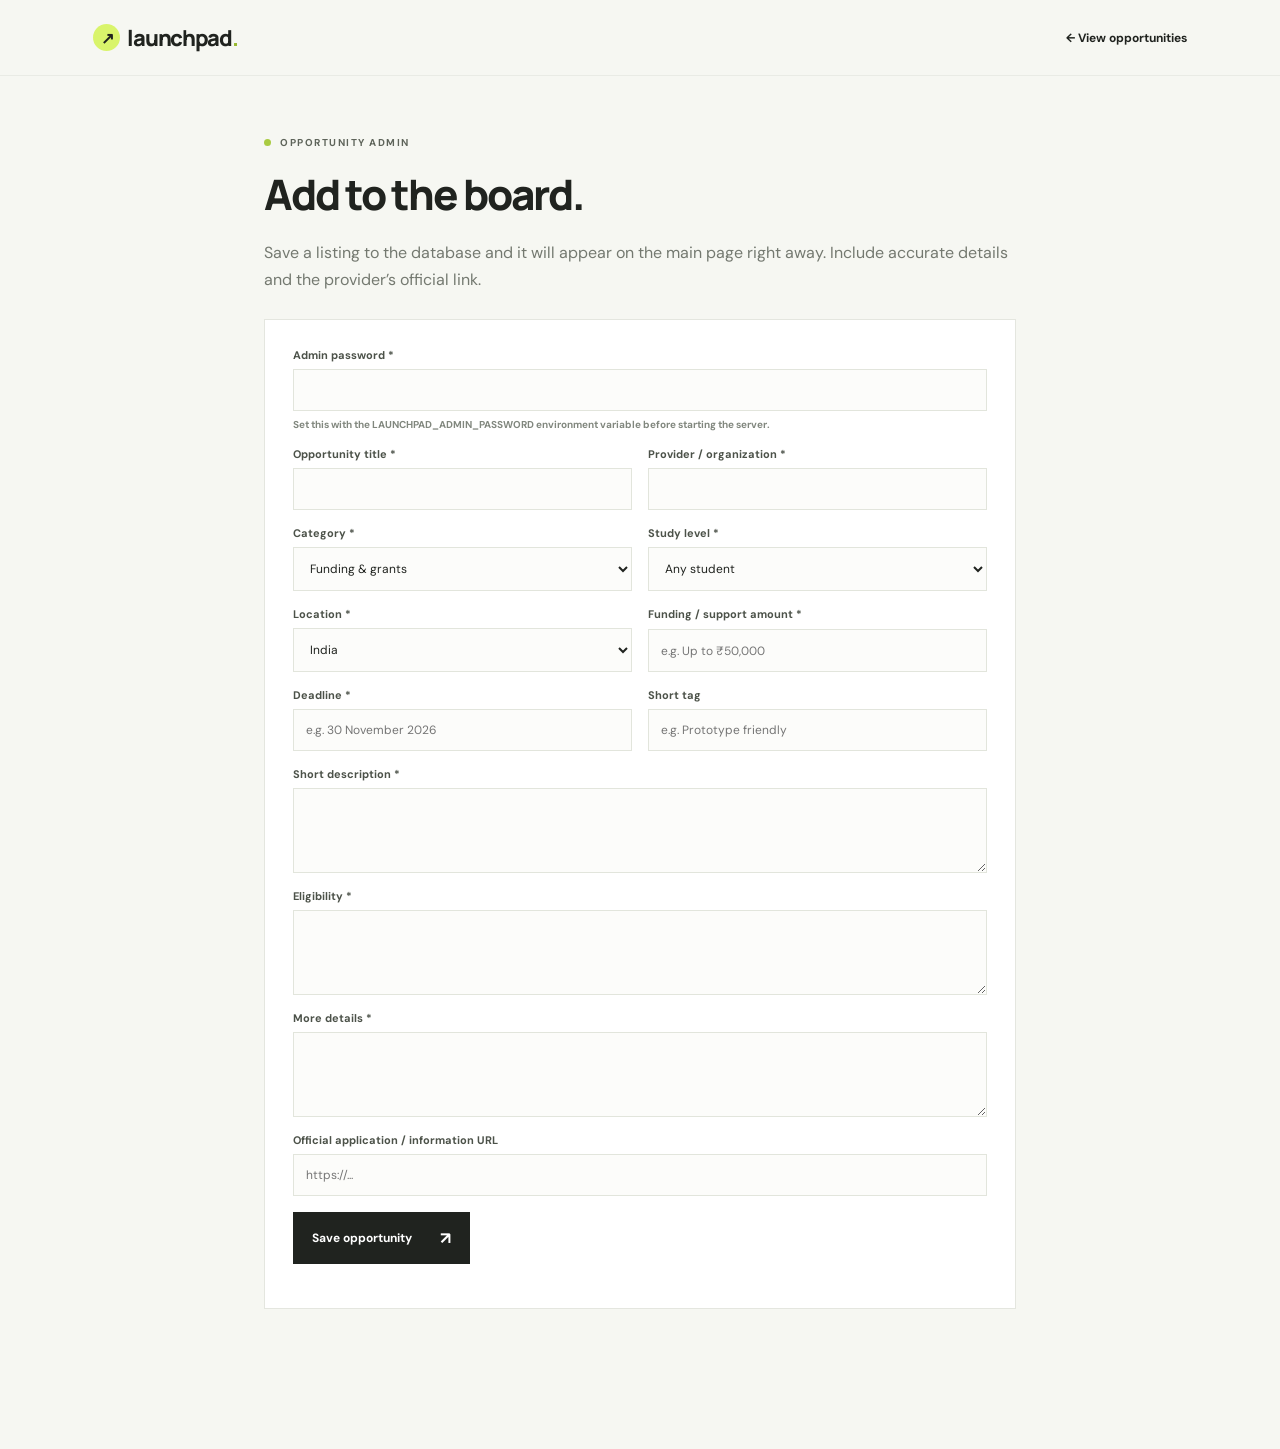
<file: admin.html>
<!doctype html>
<html lang="en">
<head><meta charset="UTF-8"/><meta name="viewport" content="width=device-width, initial-scale=1.0"/><title>Add an opportunity — Launchpad</title><link rel="preconnect" href="https://fonts.googleapis.com"/><link rel="preconnect" href="https://fonts.gstatic.com" crossorigin/><link href="https://fonts.googleapis.com/css2?family=DM+Sans:wght@400;500;600;700&family=Manrope:wght@500;600;700;800&display=swap" rel="stylesheet"/><link rel="stylesheet" href="styles.css"/><style>
.admin-main{max-width:800px;margin:60px auto;padding:0 24px 80px}.admin-main h1{font:800 42px Manrope;letter-spacing:-2px;margin:16px 0}.admin-main>p{color:#747970;line-height:1.7}.admin-form{background:#fff;padding:28px;margin-top:26px;border:1px solid #e4e6df;display:grid;grid-template-columns:1fr 1fr;gap:16px}.admin-form label{font-size:11px;font-weight:700;color:#4c5249;display:grid;gap:7px}.admin-form input,.admin-form select,.admin-form textarea{width:100%;padding:12px;border:1px solid #e2e5dc;background:#fcfcfa;font:12px 'DM Sans',sans-serif;color:#20231f}.admin-form textarea{min-height:85px;resize:vertical}.admin-form .full{grid-column:1/-1}.admin-form .button{border:0;cursor:pointer;justify-self:start}.admin-status{font-size:12px;line-height:1.6}.admin-status.error{color:#ae382d}.admin-status.success{color:#426b18}.admin-help{font-size:10px;color:#81877e}.admin-header{height:76px;padding:0 7.3%;display:flex;align-items:center;justify-content:space-between;border-bottom:1px solid #e9ebe5}.back-link{font-size:12px;font-weight:700}@media(max-width:600px){.admin-form{grid-template-columns:1fr;padding:20px}.admin-form .full{grid-column:auto}.admin-main h1{font-size:34px}.admin-main{margin-top:40px}}
</style><script src="admin.js" defer></script></head>
<body><header class="admin-header"><a class="brand" href="/"><span class="brand-mark">↗</span> launchpad<span class="brand-dot">.</span></a><a class="back-link" href="/">← View opportunities</a></header><main class="admin-main"><div class="eyebrow"><span class="eyebrow-dot"></span> OPPORTUNITY ADMIN</div><h1>Add to the board.</h1><p>Save a listing to the database and it will appear on the main page right away. Include accurate details and the provider’s official link.</p>
<form id="admin-form" class="admin-form"><label class="full">Admin password *<input id="admin-password" type="password" autocomplete="current-password" required/><span class="admin-help">Set this with the LAUNCHPAD_ADMIN_PASSWORD environment variable before starting the server.</span></label>
<label>Opportunity title *<input name="title" required maxlength="120"/></label><label>Provider / organization *<input name="provider" required maxlength="120"/></label>
<label>Category *<select name="category" required><option value="funding">Funding & grants</option><option value="startup">Build a startup</option><option value="innovation">Innovation program</option><option value="student">Student scheme</option></select></label><label>Study level *<select name="level"><option value="any">Any student</option><option value="undergraduate">Undergraduate</option><option value="postgraduate">Postgraduate</option></select></label>
<label>Location *<select name="location"><option value="india">India</option><option value="global">Global / online</option></select></label><label>Funding / support amount *<input name="amount" required placeholder="e.g. Up to ₹50,000"/></label>
<label>Deadline *<input name="deadline" required placeholder="e.g. 30 November 2026"/></label><label>Short tag<input name="tag" placeholder="e.g. Prototype friendly"/></label>
<label class="full">Short description *<textarea name="description" required maxlength="240"></textarea></label><label class="full">Eligibility *<textarea name="eligibility" required></textarea></label><label class="full">More details *<textarea name="details" required></textarea></label><label class="full">Official application / information URL<input name="url" type="url" placeholder="https://..."/></label>
<div class="full"><button class="button button-dark" type="submit">Save opportunity <span>↗</span></button></div><div id="admin-status" class="admin-status full" role="status" aria-live="polite"></div></form></main></body></html>
</file>
<file: styles.css>
:root{--ink:#20231f;--muted:#747970;--paper:#f6f7f2;--white:#fff;--green:#d9f46b;--line:#e4e6df;--lime-dark:#b5d83f;--serif:Georgia,'Times New Roman',serif}*{box-sizing:border-box}html{scroll-behavior:smooth}body{margin:0;background:var(--paper);color:var(--ink);font-family:'DM Sans',sans-serif}a{color:inherit;text-decoration:none}button,input,select{font:inherit}.topbar{height:76px;padding:0 7.3%;display:flex;align-items:center;justify-content:space-between;border-bottom:1px solid #e9ebe5;background:rgba(246,247,242,.95);position:sticky;top:0;z-index:10}.brand{font:800 22px Manrope,sans-serif;letter-spacing:-1.3px;display:flex;align-items:center;gap:7px}.brand-mark{display:grid;place-items:center;width:27px;height:27px;background:var(--green);border-radius:50%;font-size:16px}.brand-dot{color:#98b92f;margin-left:-7px}.main-nav{display:flex;gap:38px;font-size:13px;color:#747970}.main-nav a{padding:28px 0}.main-nav .active{color:var(--ink);font-weight:700;border-bottom:2px solid var(--ink)}.nav-cta{font-size:12px;font-weight:700}.nav-cta span{margin-left:12px}.menu-toggle{display:none;border:0;background:none;font-size:22px}.hero{position:relative;min-height:570px;padding:86px 10.4% 63px;display:grid;grid-template-columns:1fr 1fr;align-items:center;overflow:hidden}.hero-copy{position:relative;z-index:2}.eyebrow{font-size:10px;font-weight:700;letter-spacing:1.5px;display:flex;align-items:center;gap:9px;color:#5e645a}.eyebrow-dot{width:7px;height:7px;background:#a9cb42;border-radius:50%}.hero h1,.section-heading h2,.steps-inner h2,.closing h2{font:700 clamp(54px,7.3vw,94px)/.98 Manrope,sans-serif;letter-spacing:-5.5px;margin:28px 0 20px}.hero h1 em,.section-heading h2 em,.steps-inner h2 em,.closing h2 em{font:italic 500 1.01em var(--serif);letter-spacing:-4px}.hero-intro{max-width:375px;color:#6c7269;font-size:15px;line-height:1.75;margin:0 0 27px}.button{display:inline-flex;align-items:center;gap:28px;padding:15px 19px;font-size:12px;font-weight:700;transition:transform .2s,background .2s}.button:hover{transform:translateY(-2px)}.button-dark{background:var(--ink);color:white}.button-dark span,.button-light span{font-size:17px}.hero-proof{display:flex;align-items:center;gap:13px;margin-top:42px;color:#777d73;font-size:10px;line-height:1.45}.avatar-stack{display:flex;padding-left:4px}.avatar-stack span{width:28px;height:28px;margin-left:-4px;border:2px solid var(--paper);border-radius:50%;display:grid;place-items:center;background:#edc8ad;color:#513e32;font-size:9px;font-weight:700}.avatar-stack span:nth-child(2){background:#b7d2c5}.avatar-stack span:nth-child(3){background:#e1cbe0}.avatar-stack span:last-child{background:var(--green);color:var(--ink)}.hero-art{height:435px;position:relative;display:flex;align-items:center;justify-content:center}.art-orbit{position:absolute;border:1px solid #e0e4d8;border-radius:50%;width:410px;height:410px}.orbit-two{width:335px;height:335px}.sun{position:absolute;width:310px;height:310px;border-radius:50%;background:#e3f3b9;top:60px;left:50%;transform:translateX(-50%)}.paper{position:absolute;box-shadow:0 25px 60px #58613820}.paper-back{width:190px;height:280px;background:#252c25;transform:rotate(12deg) translate(55px,2px);color:#ecf0e3;padding:28px 19px;font:700 19px/1.2 Manrope;letter-spacing:-.8px}.paper-back i{display:block;font-size:55px;margin-top:40px;color:#d8f068;font-style:normal}.paper-front{width:206px;height:304px;background:#f9f8ee;transform:rotate(-7deg) translate(-17px,7px);padding:20px;display:flex;flex-direction:column;justify-content:space-between}.paper-top{display:flex;justify-content:space-between;font-size:8px;line-height:1.35;letter-spacing:.8px}.paper-top span{font-size:7px;color:#82877b}.paper-doodle{text-align:center;font-size:93px;line-height:1;color:#b8d64c}.paper-bottom{font:600 16px/1.2 Manrope;letter-spacing:.5px}.paper-bottom strong{font-size:25px}.art-label{position:absolute;top:40px;right:9%;font-size:9px;letter-spacing:2px;transform:rotate(8deg);color:#757a6d}.spark{position:absolute;font-size:25px;color:#a6c83e}.spark-one{top:118px;left:16%}.spark-two{bottom:62px;right:15%;font-size:18px}.floating-note{position:absolute;right:0;bottom:55px;background:white;padding:14px 18px;box-shadow:0 12px 38px #252c2513;display:flex;gap:12px;align-items:center;font-size:10px}.floating-note b,.floating-note small{display:block}.floating-note small{margin-top:4px;color:#83887f}.note-icon{width:29px;height:29px;border-radius:50%;background:var(--green);display:grid;place-items:center;font-size:16px}.hero-bottom{position:absolute;bottom:24px;left:10.4%;right:10.4%;border-top:1px solid var(--line);padding-top:14px;display:flex;justify-content:space-between;color:#92978e;font-size:8px;letter-spacing:1.2px}.section-wrap{max-width:1120px;margin:0 auto;padding-left:32px;padding-right:32px}.explore{padding-top:112px;padding-bottom:115px}.section-heading{display:flex;align-items:flex-end;justify-content:space-between;margin-bottom:43px}.section-heading h2,.closing h2{font-size:56px;letter-spacing:-3px;line-height:1.05;margin:20px 0 0}.section-heading h2 em,.closing h2 em{letter-spacing:-2px}.section-heading>p{max-width:340px;color:#777d73;line-height:1.8;font-size:13px;margin:0 0 4px}.category-tabs{display:flex;gap:27px;border-bottom:1px solid var(--line);overflow-x:auto;scrollbar-width:none}.category-tab{position:relative;border:0;background:none;padding:0 0 15px;color:#858a82;font-size:11px;white-space:nowrap;cursor:pointer}.category-tab.selected{font-weight:700;color:var(--ink)}.category-tab.selected:after{content:'';position:absolute;bottom:-1px;left:0;right:0;height:2px;background:var(--ink)}.category-tab span{font-size:9px;color:#969a91;margin-left:5px}.finder-bar{display:flex;gap:10px;margin:20px 0 22px}.search-box,.filter-select{height:47px;background:white;border:1px solid #e6e8e2;display:flex;align-items:center}.search-box{flex:1;padding:0 14px;gap:10px}.search-box>span{font-size:23px;color:#8c9187;transform:rotate(-20deg)}.search-box input{border:0;outline:0;flex:1;min-width:60px;color:var(--ink);font-size:11px;background:transparent}.search-box input::placeholder{color:#a0a49d}.search-box kbd{color:#a0a49d;font:9px 'DM Sans',sans-serif;border:1px solid #e6e8e2;padding:4px 6px}.filter-select{padding:0 12px;min-width:158px}.filter-select select{width:100%;border:0;outline:0;background:transparent;color:#676d63;font-size:10px;cursor:pointer}.results-meta{display:flex;justify-content:space-between;align-items:center;margin-bottom:14px;color:#83887f;font-size:10px}.saved-filter{border:0;background:none;color:#737970;font-size:10px;cursor:pointer}.saved-filter span{background:#e9ece1;border-radius:12px;padding:3px 7px;margin-left:4px}.cards-grid{display:grid;grid-template-columns:repeat(4,1fr);gap:13px}.opportunity-card{background:white;min-height:248px;padding:18px;display:flex;flex-direction:column;border:1px solid #f0f1ec;transition:transform .2s,box-shadow .2s;cursor:pointer}.opportunity-card:hover{transform:translateY(-4px);box-shadow:0 15px 35px #28302010}.card-top{display:flex;justify-content:space-between;align-items:center}.card-icon{width:35px;height:35px;display:grid;place-items:center;border-radius:50%;font-size:17px}.icon-green{background:#ebf6ca}.icon-blue{background:#e2eef8}.icon-peach{background:#f8e9df}.icon-lilac{background:#eee8f5}.save-button{border:0;background:none;color:#9da198;font-size:19px;cursor:pointer;padding:2px}.save-button.saved{color:#e46c58}.card-category{font-size:8px;font-weight:700;letter-spacing:1px;color:#82887e;margin:17px 0 8px;text-transform:uppercase}.opportunity-card h3{font:700 16px/1.3 Manrope,sans-serif;letter-spacing:-.4px;margin:0 0 8px}.card-description{font-size:10px;color:#777d73;line-height:1.6;margin:0 0 15px}.card-footer{margin-top:auto;border-top:1px solid #f0f1ec;padding-top:12px;display:flex;justify-content:space-between;align-items:center;font-size:9px;color:#858a81}.card-funding{font-weight:700;color:#343830}.card-tag{display:inline-block;margin-top:10px;background:#f3f5ed;padding:5px 7px;color:#656b60;font-size:8px}.data-note{font-size:9px;color:#94998f;margin-top:20px}.empty-state{text-align:center;padding:60px 20px;background:white}.empty-state>span{font-size:40px;color:#a8ca40}.empty-state h3{font:700 20px Manrope;margin:10px}.empty-state p{color:#777d73;font-size:12px}.button-outline{margin-top:12px;border:1px solid var(--line);background:white}.steps-section{background:#222a24;color:#f7f8f0;padding:92px 0 96px}.steps-inner h2{font-size:55px;letter-spacing:-3px;margin:25px 0 54px}.eyebrow-light{color:#bbc1b6}.steps-grid{display:grid;grid-template-columns:repeat(3,1fr);gap:55px;margin-bottom:43px}.steps-grid article{border-top:1px solid #4b524c;padding-top:15px}.step-no{font-size:9px;color:#badc55;letter-spacing:1px}.steps-grid h3{font:600 15px Manrope;margin:24px 0 9px}.steps-grid p{max-width:230px;color:#b5bbb1;font-size:11px;line-height:1.7;margin:0}.button-light{background:var(--green);color:var(--ink)}.closing{padding-top:100px;padding-bottom:100px;display:grid;grid-template-columns:1fr 1fr;align-items:center;position:relative}.closing-star{position:absolute;right:13%;top:74px;font-size:23px;color:#a8c941}.closing h2{margin-top:20px}.closing-copy{max-width:360px;justify-self:end;color:#747970;font-size:13px;line-height:1.8}.text-link{display:inline-flex;gap:25px;color:var(--ink);font-size:11px;font-weight:700;border-bottom:1px solid var(--ink);padding-bottom:7px;margin-top:12px}.text-link span{font-size:15px}footer{min-height:70px;border-top:1px solid var(--line);padding:15px 7.3%;display:flex;align-items:center;justify-content:space-between;color:#858a81;font-size:9px}footer .brand{color:var(--ink);font-size:17px}footer .brand-mark{width:22px;height:22px;font-size:13px}.detail-dialog{border:0;padding:34px;max-width:510px;width:calc(100% - 32px);box-shadow:0 25px 100px #17201430}.detail-dialog::backdrop{background:#1d241db3}.dialog-close{position:absolute;right:14px;top:10px;border:0;background:none;font-size:26px;cursor:pointer;color:#737970}.dialog-content-icon{font-size:30px}.detail-dialog h2{font:700 27px Manrope;letter-spacing:-1px;margin:12px 0}.detail-dialog p{font-size:13px;line-height:1.75;color:#6e746a}.detail-meta{display:flex;gap:8px;flex-wrap:wrap;margin:20px 0}.detail-meta span{padding:7px 9px;background:#f2f4ec;font-size:10px;color:#60665c}.dialog-link{display:inline-block;margin-top:12px}.sr-only{position:absolute;width:1px;height:1px;padding:0;margin:-1px;overflow:hidden;clip:rect(0,0,0,0);white-space:nowrap;border:0}
@media(max-width:900px){.topbar{padding:0 5%}.hero{padding-left:7%;padding-right:7%}.hero-art{transform:scale(.88)}.hero-bottom{left:7%;right:7%}.cards-grid{grid-template-columns:repeat(2,1fr)}.section-wrap{padding-left:6%;padding-right:6%}.category-tabs{gap:20px}.filter-select{min-width:135px}}
@media(max-width:640px){.topbar{height:64px}.main-nav,.nav-cta{display:none}.menu-toggle{display:block}.main-nav.open{position:absolute;display:flex;flex-direction:column;gap:0;top:63px;left:0;right:0;padding:8px 6% 18px;background:var(--paper);border-bottom:1px solid var(--line)}.main-nav.open a{padding:12px 0;border:0}.hero{display:flex;flex-direction:column;align-items:flex-start;padding:66px 7% 72px;min-height:auto}.hero h1{font-size:64px;letter-spacing:-4px}.hero-art{width:100%;height:370px;margin-top:12px;transform:scale(.85);transform-origin:center}.hero-bottom{left:7%;right:7%;font-size:7px}.hero-proof{margin-top:28px}.explore{padding-top:78px;padding-bottom:75px}.section-heading{display:block;margin-bottom:30px}.section-heading h2,.closing h2{font-size:48px}.section-heading>p{margin-top:18px}.category-tabs{gap:20px}.finder-bar{flex-wrap:wrap}.search-box{flex-basis:100%}.filter-select{flex:1}.location-select{min-width:125px}.cards-grid{grid-template-columns:1fr 1fr;gap:9px}.opportunity-card{padding:13px;min-height:260px}.opportunity-card h3{font-size:14px}.card-description{font-size:9px}.card-footer{font-size:8px}.steps-section{padding:70px 0}.steps-inner h2{font-size:42px;letter-spacing:-2px;margin-bottom:40px}.steps-grid{grid-template-columns:1fr;gap:22px}.steps-grid h3{margin-top:14px}.closing{grid-template-columns:1fr;padding-top:76px;padding-bottom:76px;gap:20px}.closing-copy{justify-self:start}.closing-star{right:9%;top:52px}footer{padding:18px 6%;gap:12px;flex-wrap:wrap}footer>span:nth-child(2){display:none}}
@media(max-width:380px){.cards-grid{grid-template-columns:1fr}.opportunity-card{min-height:225px}.hero h1{font-size:56px}.filter-select{min-width:0}.art-orbit{width:350px;height:350px}.sun{width:270px;height:270px}}
</file>
